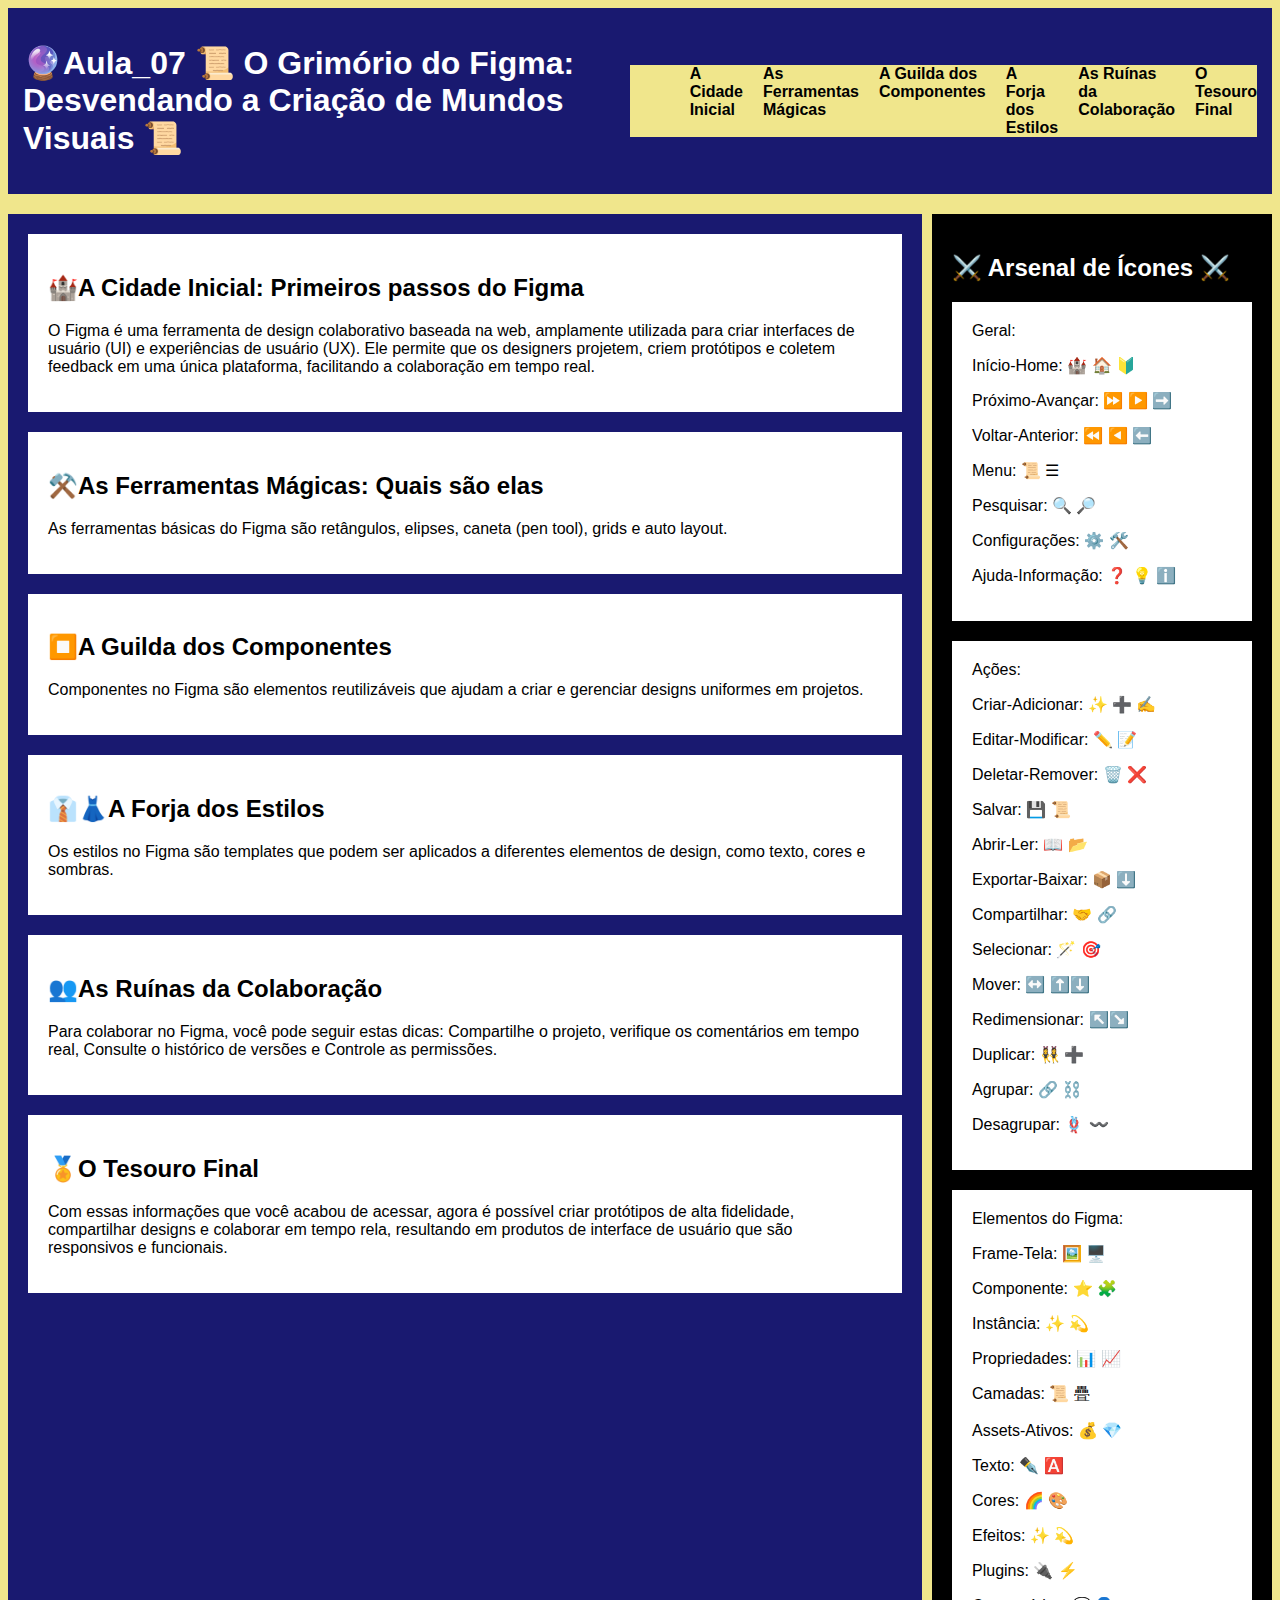
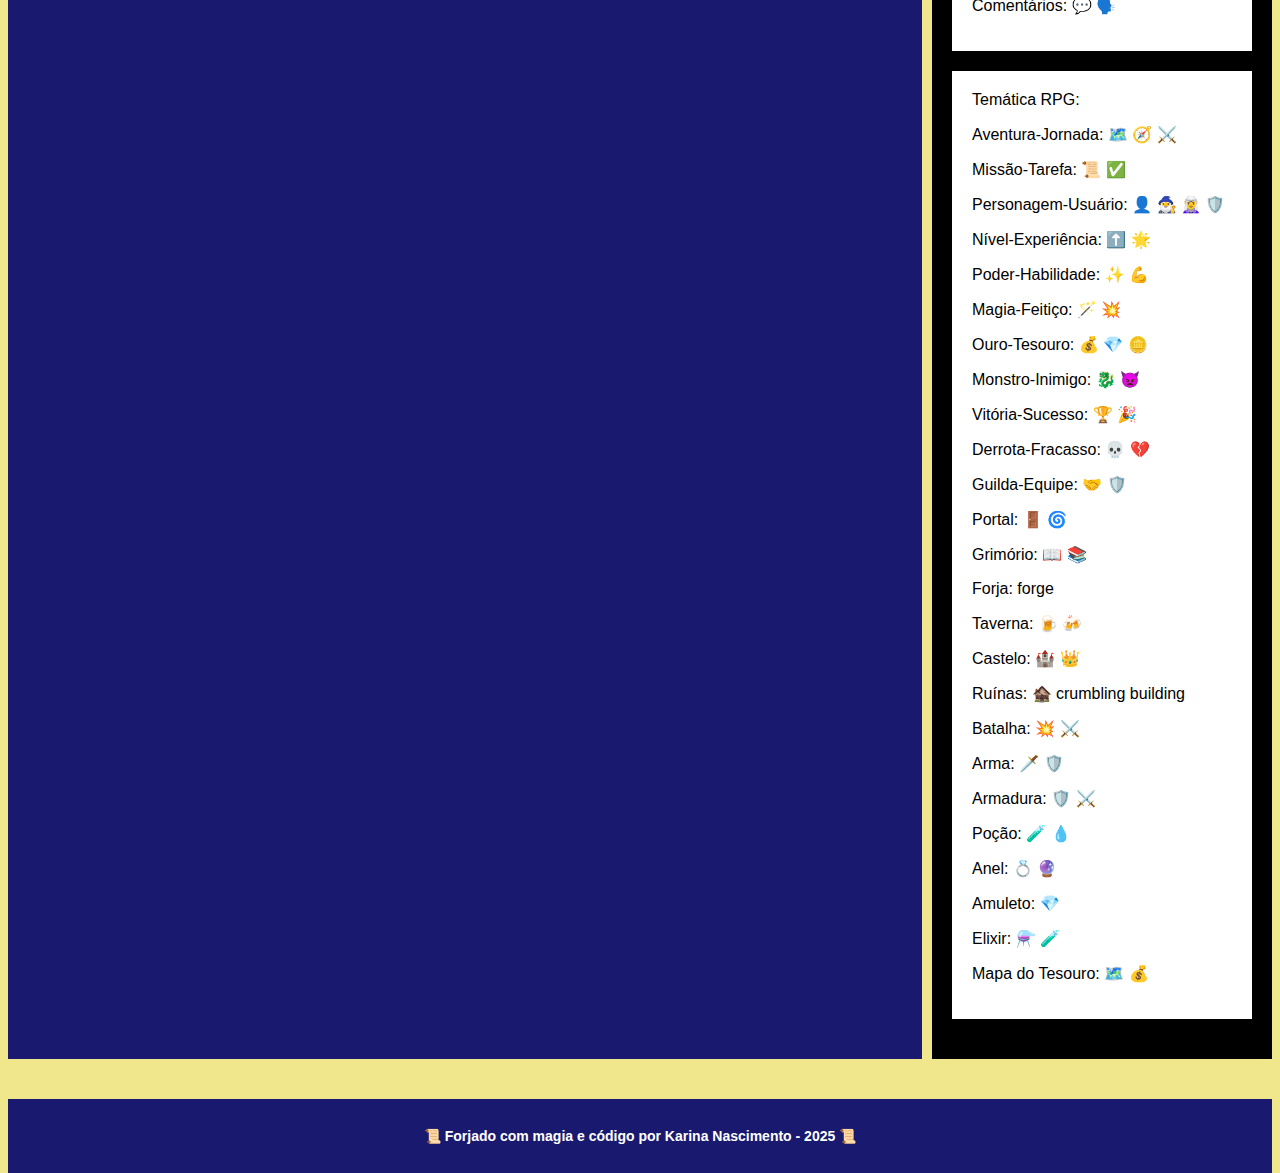
<file: figma/index.html>
<!DOCTYPE html>
<html lang="pt - BR">
<head>
    <meta charset="UTF-8">
    <meta name="viewport" content="width=device-width, initial-scale=1.0">
    <link rel="shortcut icon" href="./figma escudo.png" type="image/x-icon">
    <link rel="stylesheet" href="./style.css">
    <title>Grimório do Figma</title>
</head>
<body>
    <header>
        <h1>🔮Aula_07 📜 O Grimório do Figma: Desvendando a Criação de Mundos Visuais 📜</h1>
        <nav><ul class="menu">
            <li><a href="#A Cidade Inicial">A Cidade Inicial</a></li>
            <li><a href="#As Ferramentas Mágicas">As Ferramentas Mágicas</a></li>
            <li><a href="#A Guilda dos Componentes">A Guilda dos Componentes</a></li>
            <li><a href="#A Forja dos Estilos">A Forja dos Estilos</a></li>
            <li><a href="#As Ruínas da Colaboração">As Ruínas da Colaboração</a></li>
            <li><a href="#O Tesouro Final">O Tesouro Final</a></li>
            </ul>
        </nav>
    </header>

    <main>
        <section>
            <article><h2>🏰A Cidade Inicial: Primeiros passos do Figma</h2>
            <p>O Figma é uma ferramenta de design colaborativo baseada na web, amplamente utilizada para criar interfaces de usuário (UI) e experiências de usuário (UX). Ele permite que os designers projetem, criem protótipos e coletem feedback em uma única plataforma, facilitando a colaboração em tempo real.</p></article>
            
            <article><h2>⚒️As Ferramentas Mágicas: Quais são elas</h2>
            <p>As ferramentas básicas do Figma são retângulos, elipses, caneta (pen tool), grids e auto layout.</p></article>
            
            <article><h2>⏹️A Guilda dos Componentes</h2>
            <p>Componentes no Figma são elementos reutilizáveis que ajudam a criar e gerenciar designs uniformes em projetos.</p></article>
            
            <article><h2>👔👗A Forja dos Estilos</h2>
            <p>Os estilos no Figma são templates que podem ser aplicados a diferentes elementos de design, como texto, cores e sombras.</p></article>
            
            <article><h2>👥As Ruínas da Colaboração</h2>
            <p>Para colaborar no Figma, você pode seguir estas dicas: Compartilhe o projeto, verifique os comentários em tempo real, Consulte o histórico de versões e Controle as permissões.</p></article>
            
            <article><h2>🏅O Tesouro Final</h2>
            <p>Com essas informações que você acabou de acessar, agora é possível criar protótipos de alta fidelidade, compartilhar designs e colaborar em tempo rela, resultando em produtos de interface de usuário que são responsivos e funcionais.</p></article>
        </section>
    </main>
    <aside>
            <h2>⚔️ Arsenal de Ícones ⚔️</h2>
            <article>Geral: <p>Início-Home: 🏰 🏠 🔰</p> 
                            <p>Próximo-Avançar: ⏩ ▶️ ➡️ </p>
                            <p>Voltar-Anterior: ⏪ ◀️ ⬅️ </p>
                            <p>Menu: 📜 ☰ </p>
                            <p>Pesquisar: 🔍 🔎</p> 
                            <p>Configurações: ⚙️ 🛠️ </p>
                            <p>Ajuda-Informação: ❓ 💡 ℹ️</p></article>
            <article>Ações: <p>Criar-Adicionar: ✨ ➕ ✍️</p> 
                            <p>Editar-Modificar: ✏️ 📝 </p>
                            <p>Deletar-Remover: 🗑️ ❌</p>
                            <p>Salvar: 💾 📜 </p>
                            <p>Abrir-Ler: 📖 📂 </p>
                            <p>Exportar-Baixar: 📦 ⬇️ </p>
                            <p>Compartilhar: 🤝 🔗</p> 
                            <p>Selecionar: 🪄 🎯 </p>
                            <p>Mover: ↔️ ⬆️⬇️ </p>
                            <p>Redimensionar: ↖️↘️ </p>
                            <p>Duplicar: 👯‍♀️ ➕ </p>
                            <p>Agrupar: 🔗 ⛓️ </p>
                            <p>Desagrupar: 🪢 〰️</p></article>
            <article>Elementos do Figma: <p>Frame-Tela: 🖼️ 🖥️</p> 
                                         <p>Componente: ⭐ 🧩</p> 
                                         <p>Instância: ✨ 💫 </p>
                                         <p>Propriedades: 📊 📈 </p>
                                         <p>Camadas: 📜 疊 </p>
                                         <p>Assets-Ativos: 💰 💎 </p>
                                         <p>Texto: ✒️ 🅰️ </p>
                                         <p>Cores: 🌈 🎨 </p>
                                         <p>Efeitos: ✨ 💫 </p>
                                         <p>Plugins: 🔌 ⚡ </p>
                                         <p>Comentários: 💬 🗣️</p></article>
            <article>Temática RPG: <p>Aventura-Jornada: 🗺️ 🧭 ⚔️</p>
                     <p>Missão-Tarefa: 📜 ✅</p>
                     <p>Personagem-Usuário: 👤 🧙‍♂️ 🧝‍♀️ 🛡️</p>
                     <p>Nível-Experiência: ⬆️ 🌟</p>
                     <p>Poder-Habilidade: ✨ 💪 </p>
                     <p>Magia-Feitiço: 🪄 💥 </p>
                     <p>Ouro-Tesouro: 💰 💎 🪙 </p>
                     <p>Monstro-Inimigo: 🐉 👿 </p>
                     <p>Vitória-Sucesso: 🏆 🎉 </p>
                     <p>Derrota-Fracasso: 💀 💔 </p>
                     <p>Guilda-Equipe: 🤝 🛡️ </p>
                     <p>Portal: 🚪 🌀 </p>
                     <p>Grimório: 📖 📚 </p>
                     <p>Forja: forge </p>
                     <p>Taverna: 🍺 🍻 </p>
                     <p>Castelo: 🏰 👑 </p>
                     <p>Ruínas: 🏚️  crumbling building </p>
                     <p>Batalha: 💥 ⚔️ </p>
                     <p>Arma: 🗡️ 🛡️ </p>
                     <p>Armadura: 🛡️ ⚔️ </p>
                     <p>Poção: 🧪 💧 </p>
                     <p>Anel: 💍 🔮 </p>
                     <p>Amuleto: 💎</p>
                     <p>Elixir: ⚗️ 🧪 </p>
                     <p>Mapa do Tesouro: 🗺️ 💰</p></article>
        </aside>

    <footer><p>📜 Forjado com magia e código por Karina Nascimento - 2025 📜</p></footer>
</body>
</html>
</file>
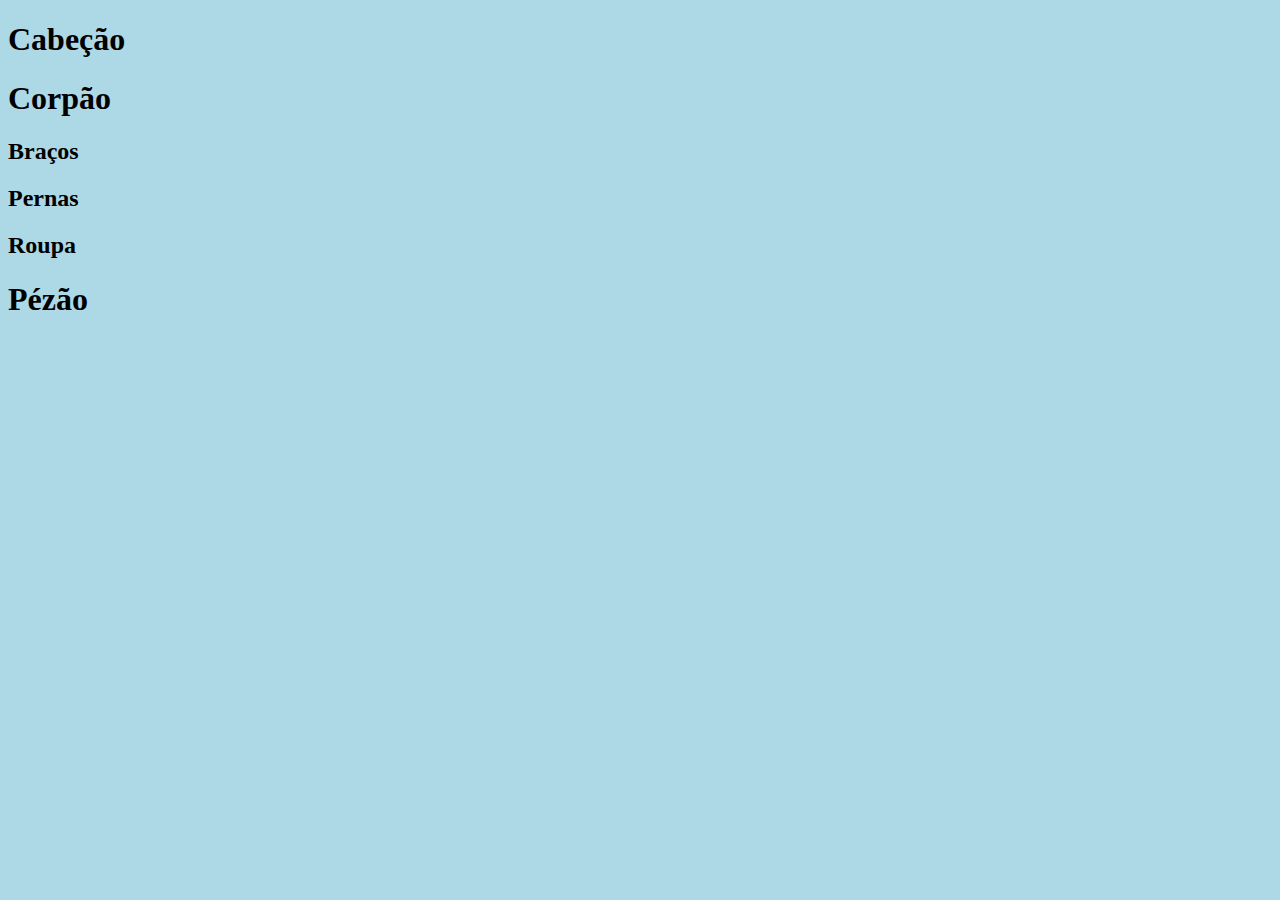
<file: aprendendo_html/aula_01/index.html>
<!DOCTYPE html>
 <html lang = "pt-BR">
  <head>
   <link rel = "stylesheet" 
href="./css/style.css">
   <meta charset = "UTF-8">
   <title>Olá</title>
  </head>
   <body>
    <header>
     <h1>Cabeção</h1>
    </header>
    <main>
     <h1>Corpão</h1>
     <section>
      <h2>Braços</h2>
     </section>
     <aside>
      <h2>Pernas</h2>
     </aside>
     <article>
      <h2>Roupa</h2>
     </article>
    </main>
    <footer>
     <h1>Pézão</h1>
    </footer>
   </body>
 </html>
</file>
<file: figma/style.css>
/* Body: Configuração geral da página */
body {
    display: grid;
    grid-template-areas:
        "header header"
        "main   aside"
        "footer footer";
    grid-template-rows: auto 1fr auto; /*Cabeçalho, conteúdo e rodapé*/
    grid-template-columns: 3fr 1fr; /*main ocupa 3 partes e aside 1*/
    font-family: Arial, sans-serif;
    background-color:khaki;
    height: 100vh;
}

/* Header: Cabeçalho da página */
header {
    grid-area: header;
    background-color:midnightblue;
    color:white; /*cor do título*/
    padding: 15px; /*Cria distância entre o conteúdo do elemento e a sua borda*/
    display: flex;
    /* justify-content: space-between; */
    align-items: center;
}

nav ul {
    background-color:khaki;
    list-style: none;
    display: flex; /*Deixa os links lado a lado*/
}

nav ul li {
    margin-left: 20px; /*Margem (tamanho) do quadro nav*/
}

nav ul li a {
    color:black;
    text-decoration: none;
    font-weight: bold;
}

/* Main: Contêiner principal do conteúdo */
main {
    grid-area: main;
    flex-grow: 1; /*Para ocupar a maior parte do espaço*/
    padding: 20px;
    margin-top: 20px; /*Cria espaço entre o elemento escolhido e o de cima*/
    background-color:midnightblue;
}

/* Article: Cada conteúdo independente */
article {
    background-color: white;
    padding: 20px;
    margin-bottom: 20px;/*Cria espaço entre o elemento escolhido e o de baixo*/
}

/* Aside: Barra lateral com conteúdo extra */
aside {
    grid-area: aside;
    width: 300px; /*Largura*/
    background-color:black;
    padding: 20px;
    margin-top: 20px;
    margin-left: 10px;
}
aside h2 {
    color:white;
}

/* Footer: Rodapé da página */
footer {
    grid-area: footer;
    background-color:midnightblue;
    color: white;
    font-weight: bold;
    text-align: center;
    padding: 15px;
    margin-top: 40px;
}

footer p {
    font-size: 14px;
}
</file>
<file: aprendendo_html/aula_01/css/style.css>
body{
 background-color: lightblue;
}
</file>
